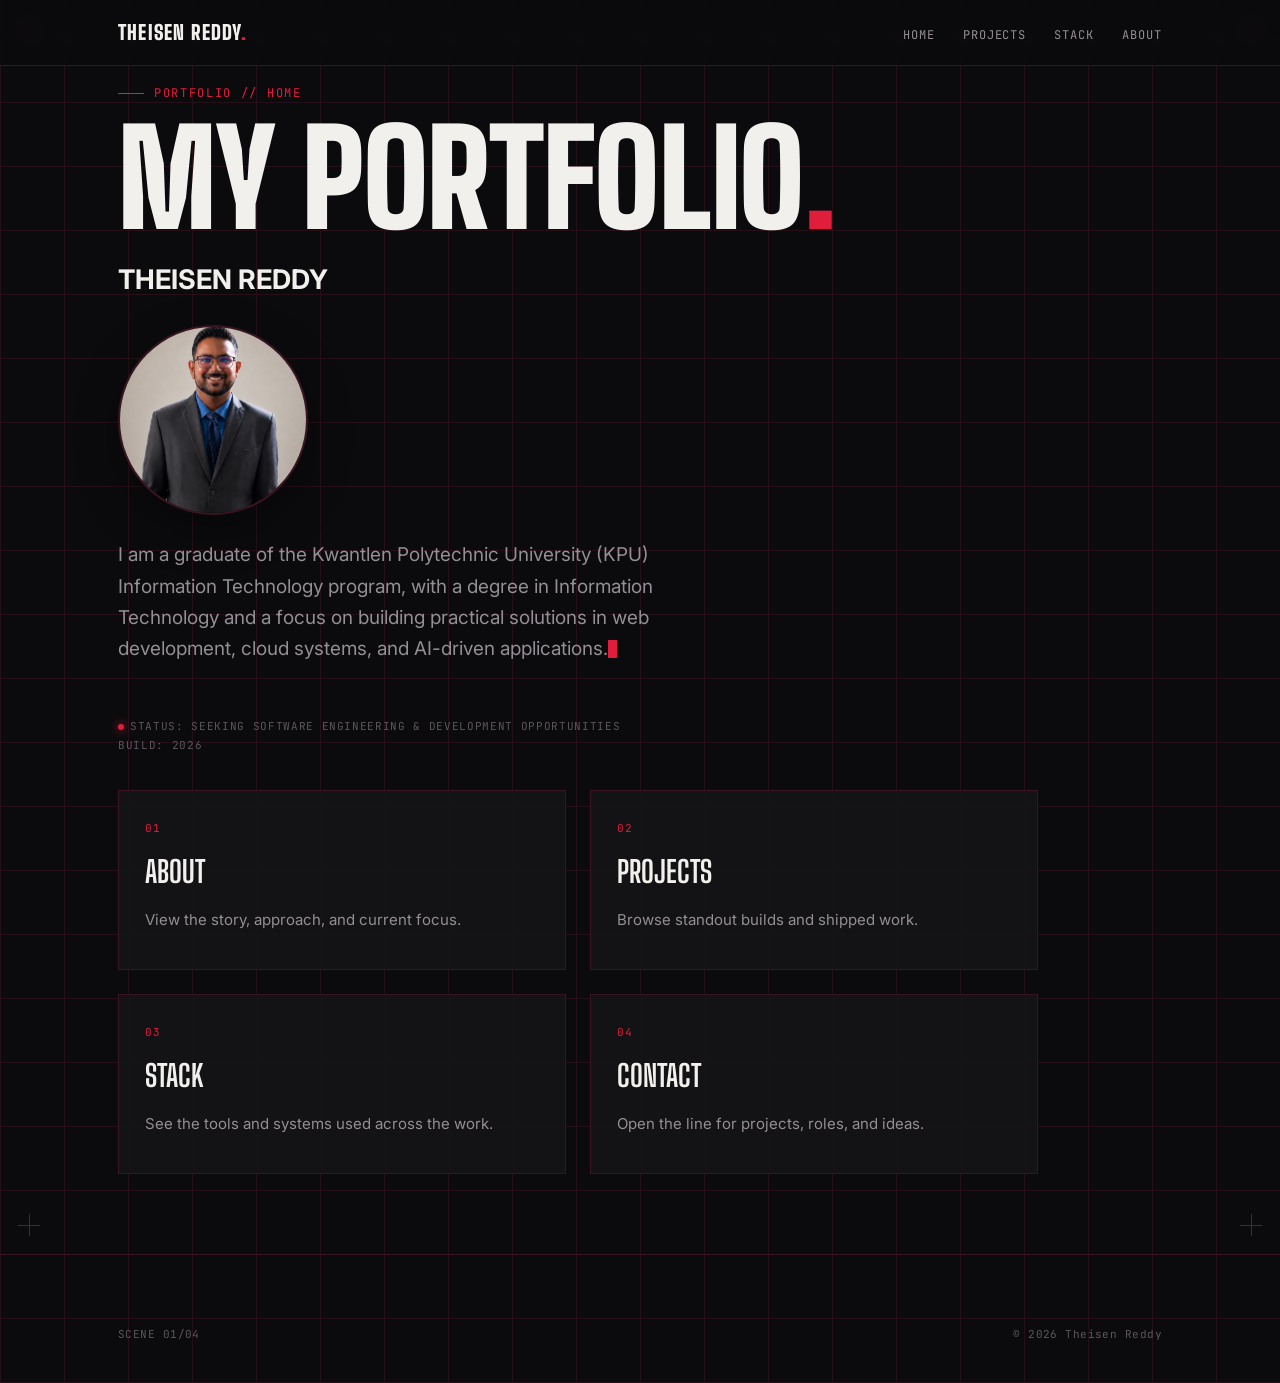
<file: index.html>
<!DOCTYPE html>
<html lang="en">
<head>
<meta charset="UTF-8">
<meta name="viewport" content="width=device-width, initial-scale=1.0">
<title>Theisen Reddy | Software Developer and IT Graduate</title>
<meta name="description"
      content="Theisen Reddy is a KPU graduate with a degree in Information Technology and a software developer specializing in web development, cloud systems, and AI-driven applications.">
<meta property="og:type" content="website">
<meta property="og:site_name" content="Theisen Reddy Portfolio">
<meta property="og:title" content="Theisen Reddy — Portfolio">
<meta property="og:description" content="Explore projects, stack, and background in web development, cloud systems, and AI-driven applications.">
<meta property="og:image" content="assets/projects/preview.png">
<meta property="og:image:alt" content="Portrait of Theisen Reddy">
<meta name="twitter:card" content="summary_large_image">
<meta name="twitter:title" content="Theisen Reddy — Portfolio">
<meta name="twitter:description" content="Explore projects, stack, and background in web development, cloud systems, and AI-driven applications.">
<meta name="twitter:image" content="assets/projects/preview.png">
<script type="application/ld+json">
{
  "@context": "https://schema.org",
  "@type": "Person",
  "name": "Theisen Reddy",
  "url": "https://theisenr.github.io/Portfolio-Website/",
  "jobTitle": "IT Graduate",
  "sameAs": [
    "https://www.linkedin.com/in/theisen-r/",
    "https://github.com/theisen-r"
  ]
}
</script>
<link rel="preconnect" href="https://fonts.googleapis.com">
<link rel="preconnect" href="https://fonts.gstatic.com" crossorigin>
<link href="https://fonts.googleapis.com/css2?family=Big+Shoulders+Display:wght@600;700;900&family=Inter:wght@400;500;600&family=JetBrains+Mono:wght@400;500&display=swap" rel="stylesheet">
<link rel="stylesheet" href="styles.css">
</head>
<body>

<header>
  <nav class="nav">
    <a href="index.html" class="brand">THEISEN REDDY<span>.</span></a>
    <ul class="navlinks" id="navlinks">
      <li><a href="index.html">Home</a></li>
      <li><a href="projects.html">Projects</a></li>
      <li><a href="stack.html">Stack</a></li>
      <li><a href="about.html">About</a></li>
    </ul>
    <button class="navtoggle" id="navtoggle" aria-label="Toggle menu" aria-expanded="false" aria-controls="navlinks">
      <span></span><span></span><span></span>
    </button>
  </nav>
</header>

<main id="top">
  <section class="hero landing-hero">
    <div class="reg tl"></div>
    <div class="reg tr"></div>
    <div class="reg bl"></div>
    <div class="reg br"></div>

    <div class="wrap hero-inner">
      <p class="eyebrow">Portfolio // Home</p>
      <div class="hero-content">
        <div class="hero-copy">
          <h1 class="title">MY PORTFOLIO<span class="accent">.</span></h1>
          <h2 class="title">THEISEN REDDY<span class="accent"></span></h2>
          <div class="lede-block">
            <div class="hero-photo-wrap">
              <img src="assets/projects/TR.png" alt="Theisen Reddy" class="hero-photo">
            </div>
            <p class="lede">I am a graduate of the Kwantlen Polytechnic University (KPU) Information Technology program, with a degree in Information Technology and a focus on building practical solutions in web development, cloud systems, and AI-driven applications.<span class="cursor"></span></p>
          </div>
        </div>
      </div>

      <div class="hero-stamp">
        <div><span class="dot"></span>STATUS: SEEKING SOFTWARE ENGINEERING & DEVELOPMENT OPPORTUNITIES</div>
        <div>BUILD: 2026</div>
      </div>

      <div class="landing-grid">
        <a class="landing-card" href="about.html">
          <span class="landing-k">01</span>
          <h3>About</h3>
          <p>View the story, approach, and current focus.</p>
        </a>
        <a class="landing-card" href="projects.html">
          <span class="landing-k">02</span>
          <h3>Projects</h3>
          <p>Browse standout builds and shipped work.</p>
        </a>
        <a class="landing-card" href="stack.html">
          <span class="landing-k">03</span>
          <h3>Stack</h3>
          <p>See the tools and systems used across the work.</p>
        </a>
        <a class="landing-card" href="about.html#reach-out">
          <span class="landing-k">04</span>
          <h3>Contact</h3>
          <p>Open the line for projects, roles, and ideas.</p>
        </a>
      </div>
    </div>
  </section>
</main>

<footer>
  <div class="wrap reveal">
    <div class="foot-row">
      <span>SCENE 01/04</span>
      <span>© 2026 Theisen Reddy</span>
    </div>
  </div>
</footer>

<script src="script.js"></script>
</body>
</html>
</file>
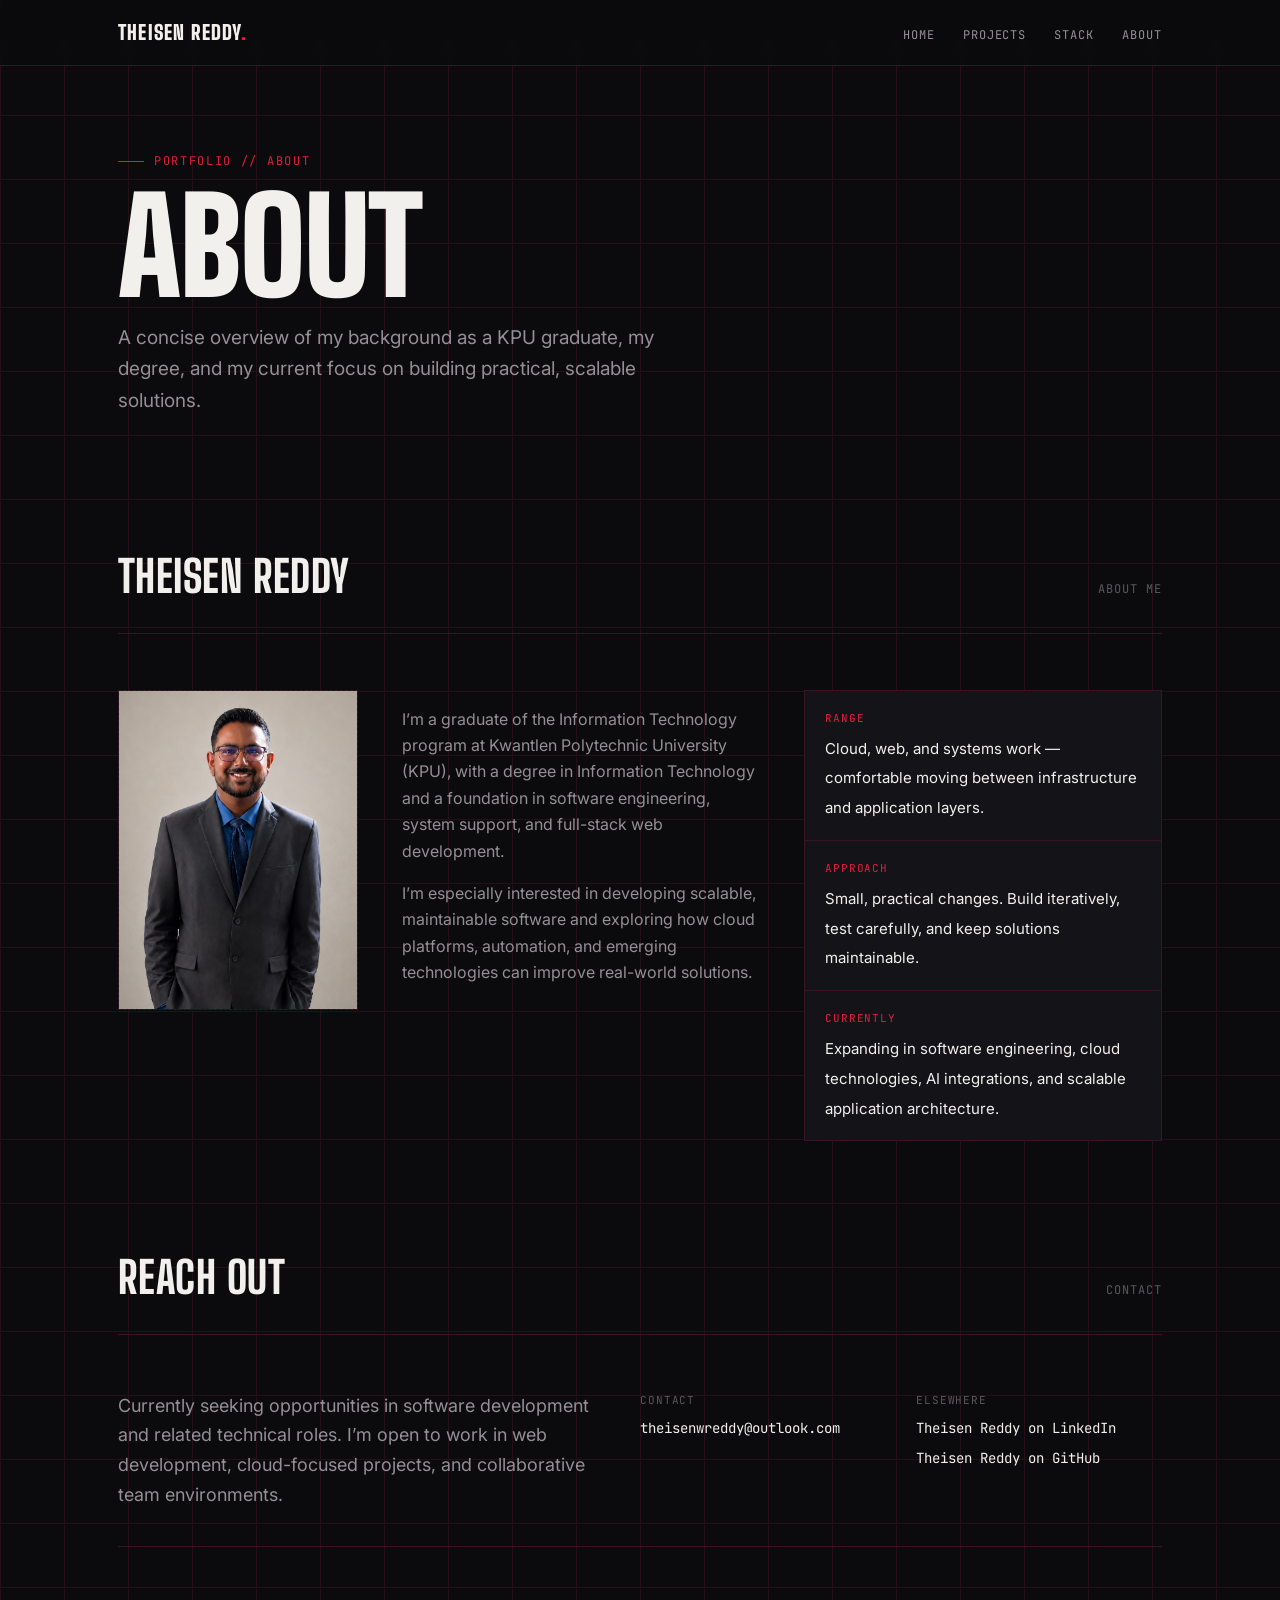
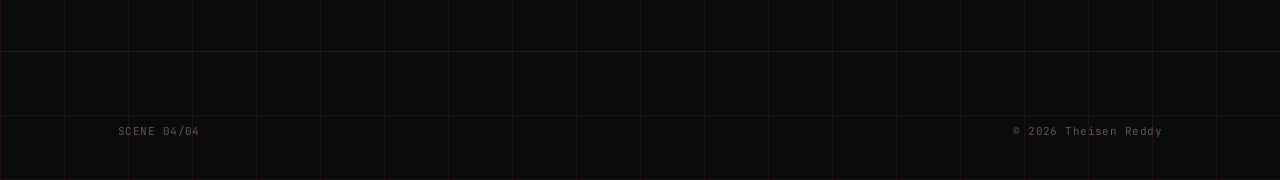
<file: about.html>
<!DOCTYPE html>
<html lang="en">
<head>
  <meta charset="UTF-8">
  <meta name="viewport" content="width=device-width, initial-scale=1.0">
  <title>Theisen Reddy |About</title>
  <meta name="description" content="About Theisen Reddy: background, engineering approach, and current focus in software engineering, cloud, and scalable applications.">
  <meta property="og:type" content="website">
  <meta property="og:site_name" content="Theisen Reddy Portfolio">
  <meta property="og:title" content="About — Theisen Reddy">
  <meta property="og:description" content="Background, approach, and current focus in software engineering, cloud technologies, and scalable applications.">
  <meta property="og:image" content="assets/projects/preview.png">
  <meta property="og:image:alt" content="Portrait of Theisen Reddy">
  <meta name="twitter:card" content="summary_large_image">
  <meta name="twitter:title" content="About — Theisen Reddy">
  <meta name="twitter:description" content="Background, approach, and current focus in software engineering, cloud technologies, and scalable applications.">
  <meta name="twitter:image" content="assets/projects/preview.png">
  <link rel="preconnect" href="https://fonts.googleapis.com">
  <link rel="preconnect" href="https://fonts.gstatic.com" crossorigin>
  <link href="https://fonts.googleapis.com/css2?family=Big+Shoulders+Display:wght@600;700;900&family=Inter:wght@400;500;600&family=JetBrains+Mono:wght@400;500&display=swap" rel="stylesheet">
  <link rel="stylesheet" href="styles.css">
</head>
<body>
<header>
  <nav class="nav">
    <a href="index.html" class="brand">THEISEN REDDY<span>.</span></a>
    <ul class="navlinks" id="navlinks">
      <li><a href="index.html">Home</a></li>
      <li><a href="projects.html">Projects</a></li>
      <li><a href="stack.html">Stack</a></li>
      <li><a href="about.html">About</a></li>
      
    </ul>
    <button class="navtoggle" id="navtoggle" aria-label="Toggle menu" aria-expanded="false" aria-controls="navlinks">
      <span></span><span></span><span></span>
    </button>
  </nav>
</header>

<main id="top">
  <section class="hero page-hero">
    <div class="wrap hero-inner">
      <p class="eyebrow">Portfolio // About</p>
      <h1 class="title">About</h1>
      <p class="lede">A concise overview of my background as a KPU graduate, my degree, and my current focus on building practical, scalable solutions.</p>
    </div>
  </section>

  <section class="page-shell">
    <div class="wrap reveal">
      <div class="sec-head">
        <h2>Theisen Reddy</h2>
        <span class="sec-tag">About me</span>
      </div>

      <div class="about-grid">
        <div>
          <div class="photo-frame">
            <img src="assets/projects/TR.png" alt="Picture of Theisen Reddy" class="photo">
          </div>
        </div>

        <div class="about-copy">
          <p>I’m a graduate of the Information Technology program at Kwantlen Polytechnic University (KPU), with a degree in Information Technology and a foundation in software engineering, system support, and full-stack web development.</p>
          <p>I’m especially interested in developing scalable, maintainable software and exploring how cloud platforms, automation, and emerging technologies can improve real-world solutions.</p>
         
        </div>

        <div class="modules">
          <div class="module">
            <span class="k">Range</span>
            <span class="v">Cloud, web, and systems work — comfortable moving between infrastructure and application layers.</span>
          </div>
          <div class="module">
            <span class="k">Approach</span>
            <span class="v">Small, practical changes. Build iteratively, test carefully, and keep solutions maintainable.</span>
          </div>
          <div class="module">
            <span class="k">Currently</span>
            <span class="v">Expanding in software engineering, cloud technologies, AI integrations, and scalable application architecture.</span>
          </div>
        </div>
      </div>
    </div>
  </section>

  <section class="page-shell" id="reach-out">
    <div class="wrap reveal">
      <div class="sec-head">
        <h2>Reach out</h2>
        <span class="sec-tag">Contact</span>
      </div>

      <div class="titleblock">
        <div>
          <p>Currently seeking opportunities in software development and related technical roles. I’m open to work in web development, cloud-focused projects, and collaborative team environments.</p>
        </div>
        <div class="tb-col">
          <span class="k">Contact</span>
          <a href="mailto:theisenwreddy@outlook.com">theisenwreddy@outlook.com</a>
        </div>
        <div class="tb-col">
          <span class="k">Elsewhere</span>
          <a href="https://www.linkedin.com/in/theisenreddy/">
  Theisen Reddy on LinkedIn
</a>

<a href="https://github.com/TheisenR">
  Theisen Reddy on GitHub
</a>
        </div>
      </div>
    </div>
  </section>
</main>

<footer id="contact">
  <div class="wrap reveal">
    <div class="foot-row">
      <span>SCENE 04/04</span>
      <span>© 2026 Theisen Reddy</span>
    </div>
  </div>
</footer>

<script src="script.js"></script>
</body>
</html>
</file>
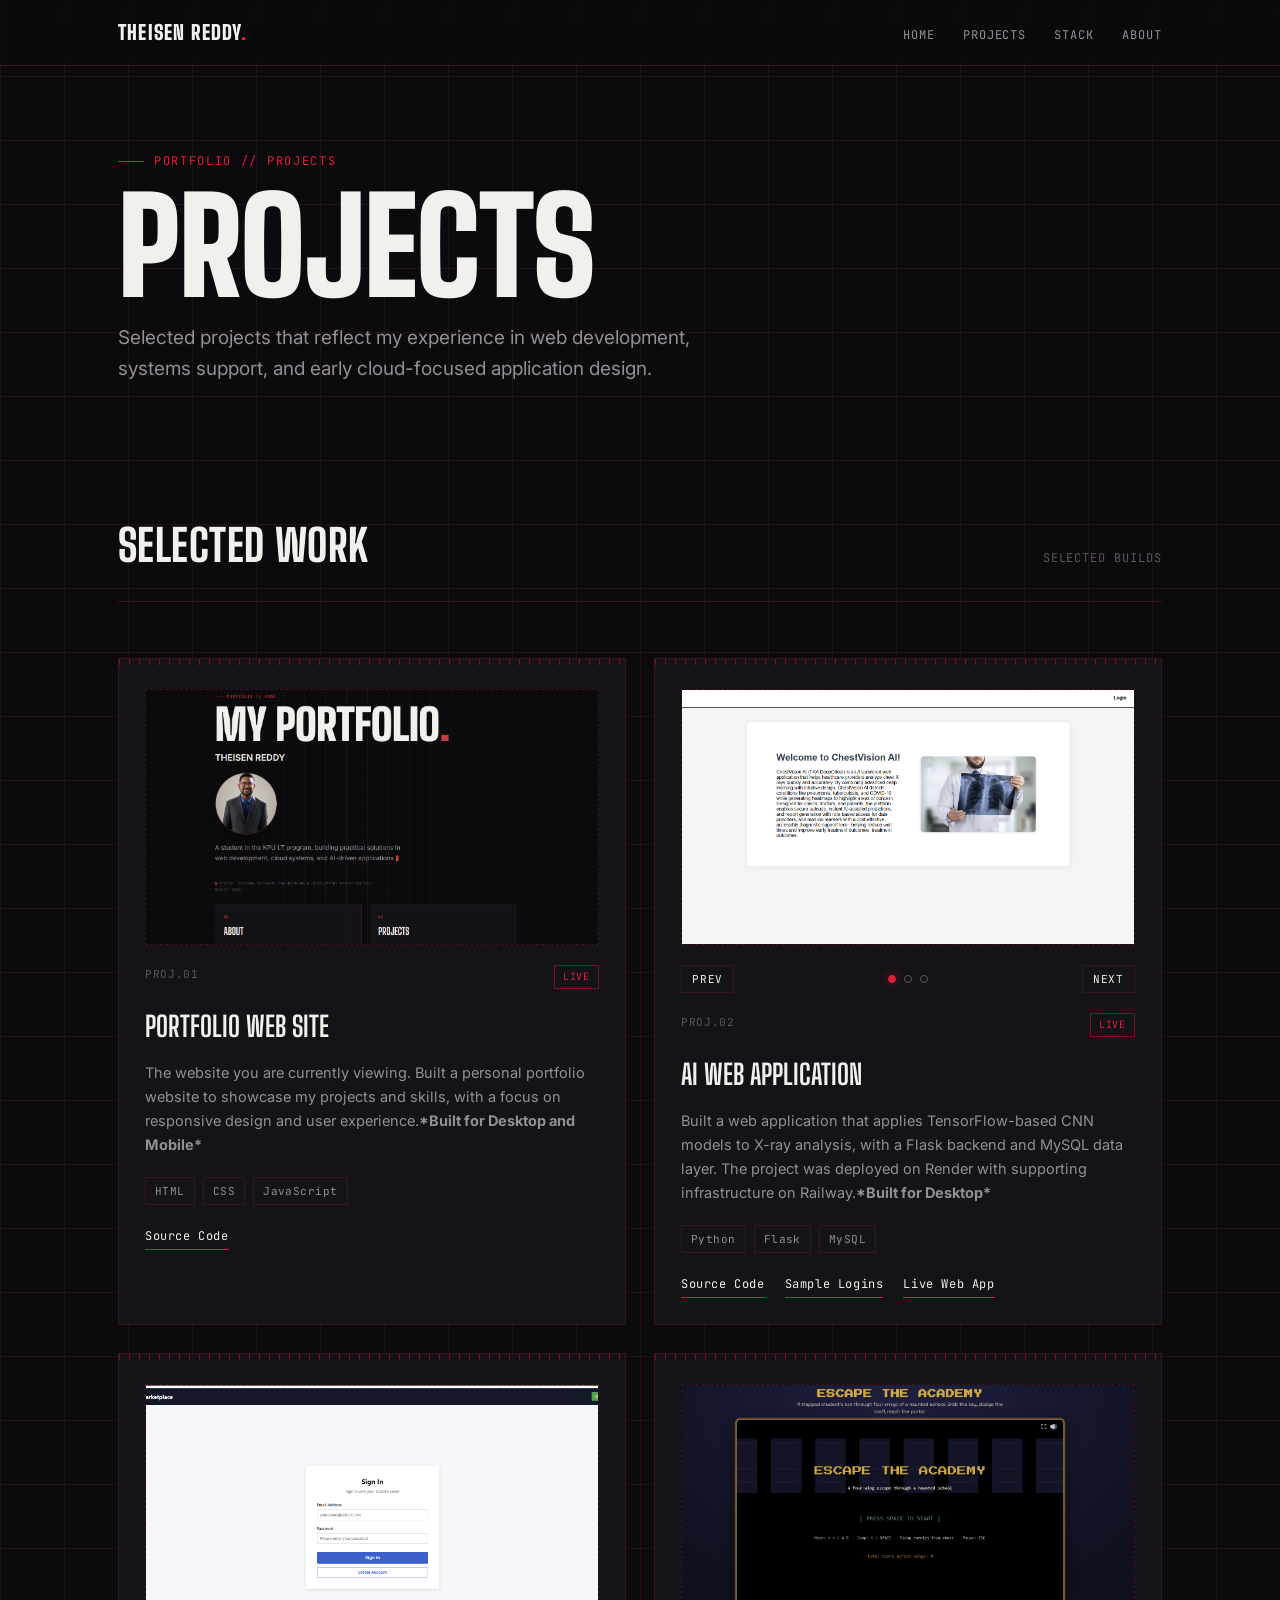
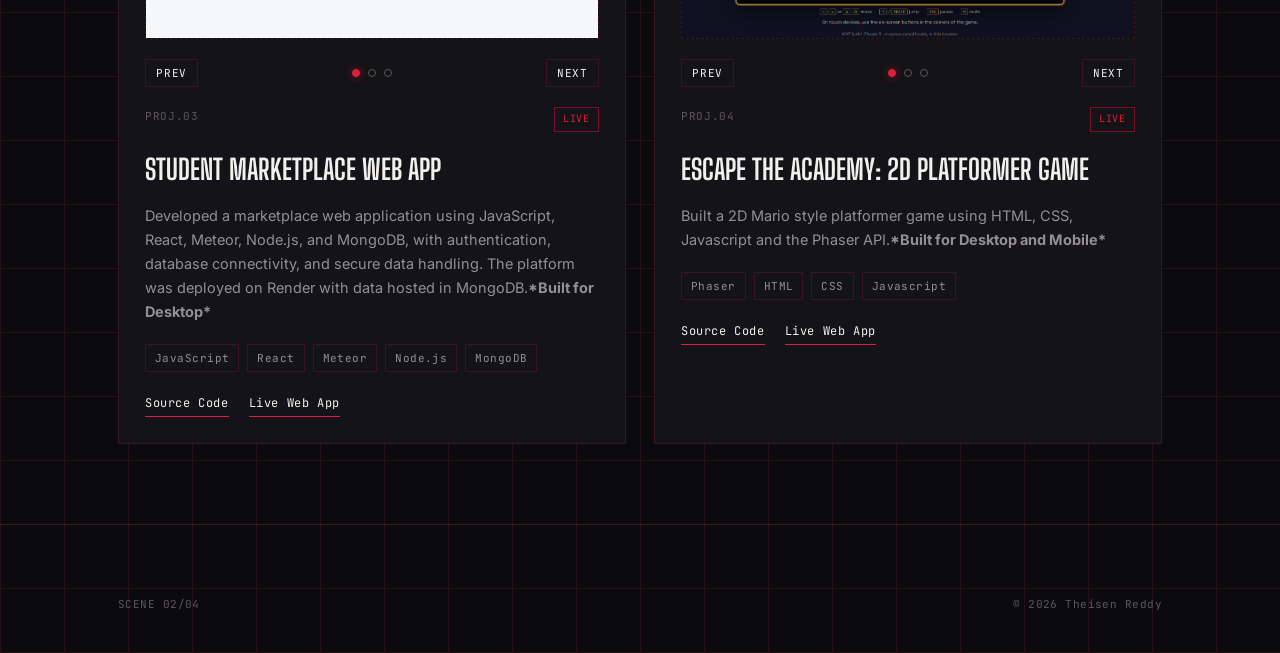
<file: projects.html>
<!DOCTYPE html>
<html lang="en">
<head>
  <meta charset="UTF-8">
  <meta name="viewport" content="width=device-width, initial-scale=1.0">
  <title>Theisen Reddy | Projects</title>
  <meta name="description" content="Selected software projects by Theisen Reddy across web development, systems support, and cloud-focused application design.">
  <meta property="og:type" content="website">
  <meta property="og:site_name" content="Theisen Reddy Portfolio">
  <meta property="og:title" content="Projects — Theisen Reddy">
  <meta property="og:description" content="Browse selected software projects in web development, systems support, and cloud-focused application design.">
  <meta property="og:image" content="assets/projects/preview.png">
  <meta property="og:image:alt" content="Portrait of Theisen Reddy">
  <meta name="twitter:card" content="summary_large_image">
  <meta name="twitter:title" content="Projects — Theisen Reddy">
  <meta name="twitter:description" content="Browse selected software projects in web development, systems support, and cloud-focused application design.">
  <meta name="twitter:image" content="assets/projects/preview.png">
  <link rel="preconnect" href="https://fonts.googleapis.com">
  <link rel="preconnect" href="https://fonts.gstatic.com" crossorigin>
  <link href="https://fonts.googleapis.com/css2?family=Big+Shoulders+Display:wght@600;700;900&family=Inter:wght@400;500;600&family=JetBrains+Mono:wght@400;500&display=swap" rel="stylesheet">
  <link rel="stylesheet" href="styles.css">
</head>
<body>
<header>
  <nav class="nav">
    <a href="index.html" class="brand">THEISEN REDDY<span>.</span></a>
    <ul class="navlinks" id="navlinks">
      <li><a href="index.html">Home</a></li>
      <li><a href="projects.html">Projects</a></li>
      <li><a href="stack.html">Stack</a></li>
      <li><a href="about.html">About</a></li>
    </ul>
    <button class="navtoggle" id="navtoggle" aria-label="Toggle menu" aria-expanded="false" aria-controls="navlinks">
      <span></span><span></span><span></span>
    </button>
  </nav>
</header>

<main id="top">
  <section class="hero page-hero">
    <div class="wrap hero-inner">
      <p class="eyebrow">Portfolio // Projects</p>
      <h1 class="title">Projects</h1>
      <p class="lede">Selected projects that reflect my experience in web development, systems support, and early cloud-focused application design.</p>
    </div>
  </section>

  <section class="page-shell">
    <div class="wrap reveal">
      <div class="sec-head">
        <h2>Selected work</h2>
        <span class="sec-tag">Selected builds</span>
      </div>

      <div class="projects">
         <article class="card">
          <div class="shot-carousel" data-carousel>
            <div class="shot-frame">
              <div class="shot-track" data-track>
                <img src="assets/projects/portfolio1.png" alt="This websites Homepage" class="active">
              </div>
            </div>
          </div>
          <div class="card-top">
            <span class="card-rev">PROJ.01</span>
            <span class="card-status">Live</span>
          </div>
          <h3>Portfolio Web Site</h3>
          <p>The website you are currently viewing. Built a personal portfolio website to showcase my projects and skills, with a focus on responsive design and user experience.<b>*Built for Desktop and Mobile*</b></p>
          <div class="tags">
            <span class="tag">HTML</span>
            <span class="tag">CSS</span>
            <span class="tag">JavaScript</span>
          </div>
          <div class="card-links">
            <a href="https://github.com/TheisenR/Portfolio-Website.git">Source Code</a>
          </div>
        </article>

        <article class="card">
          <div class="shot-carousel" data-carousel>
            <div class="shot-frame">
              <div class="shot-track" data-track>
                <img src="assets/projects/CVAI1.png" alt="AI Web Application login interface" class="active">
                <img src="assets/projects/CVAI2.png" alt="AI Web Application X-ray analysis screen">
                <img src="assets/projects/CVAI3.png" alt="AI Web Application model insights dashboard">
              </div>
            </div>
            <div class="shot-controls">
              <button type="button" class="shot-btn" data-action="prev" aria-label="Previous project image">Prev</button>
              <div class="shot-dots" data-dots aria-label="Project image selection"></div>
              <button type="button" class="shot-btn" data-action="next" aria-label="Next project image">Next</button>
            </div>
          </div>
          <div class="card-top">
            <span class="card-rev">PROJ.02</span>
            <span class="card-status">Live</span>
          </div>
          <h3>AI Web Application</h3>
          <p>Built a web application that applies TensorFlow-based CNN models to X-ray analysis, with a Flask backend and MySQL data layer. The project was deployed on Render with supporting infrastructure on Railway.<b>*Built for Desktop*</b></p>
          <div class="tags">
            <span class="tag">Python</span>
            <span class="tag">Flask</span>
            <span class="tag">MySQL</span>
          </div>
          <div class="card-links">
            <a href="https://github.com/TheisenR/Integration-Project-RespiScan.git">Source Code</a>
            <a href="https://github.com/TheisenR/Integration-Project-ChestVisionAI/blob/main/SAMPLE_LOGINS.txt">Sample Logins</a>
            <a href="https://deepchest.onrender.com">Live Web App</a>
          </div>
        </article>

        <article class="card">
          <div class="shot-carousel" data-carousel>
            <div class="shot-frame">
              <div class="shot-track" data-track>
                <img src="assets/projects/SM1.png" alt="Student Marketplace home listings screen" class="active">
                <img src="assets/projects/SM2.png" alt="Student Marketplace item detail page">
                <img src="assets/projects/SM3.png" alt="Student Marketplace account and activity dashboard">
              </div>
            </div>
            <div class="shot-controls">
              <button type="button" class="shot-btn" data-action="prev" aria-label="Previous project image">Prev</button>
              <div class="shot-dots" data-dots aria-label="Project image selection"></div>
              <button type="button" class="shot-btn" data-action="next" aria-label="Next project image">Next</button>
            </div>
          </div>
          <div class="card-top">
            <span class="card-rev">PROJ.03</span>
            <span class="card-status">Live</span>
          </div>
          <h3>Student Marketplace Web App</h3>
          <p>Developed a marketplace web application using JavaScript, React, Meteor, Node.js, and MongoDB, with authentication, database connectivity, and secure data handling. The platform was deployed on Render with data hosted in MongoDB.<b>*Built for Desktop*</b></p>
          <div class="tags">
            <span class="tag">JavaScript</span>
            <span class="tag">React</span>
            <span class="tag">Meteor</span>
            <span class="tag">Node.js</span>
            <span class="tag">MongoDB</span>
          </div>
          <div class="card-links">
            <a href="https://github.com/TheisenR/StudentMarketplace-ClassProject.git">Source Code</a>
            <a href="https://student-marketplace-bzg8.onrender.com">Live Web App</a>
          </div>
        </article>

        <article class="card">
          <div class="shot-carousel" data-carousel>
            <div class="shot-frame">
              <div class="shot-track" data-track>
                <img src="assets/projects/PG1.png" alt="Game Start Screen" class="active">
                <img src="assets/projects/PG2.png" alt="Game Level Select">
                <img src="assets/projects/PG3.png" alt="Inside Level One of the Game">
              </div>
            </div>
            <div class="shot-controls">
              <button type="button" class="shot-btn" data-action="prev" aria-label="Previous project image">Prev</button>
              <div class="shot-dots" data-dots aria-label="Project image selection"></div>
              <button type="button" class="shot-btn" data-action="next" aria-label="Next project image">Next</button>
            </div>
          </div>
          <div class="card-top">
            <span class="card-rev">PROJ.04</span>
            <span class="card-status">Live</span>
          </div>
          <h3>Escape The Academy: 2D Platformer game</h3>
          <p>Built a 2D Mario style platformer game using HTML, CSS, Javascript and the Phaser API.<b>*Built for Desktop and Mobile*</b></p>
          <div class="tags">
            <span class="tag">Phaser</span>
            <span class="tag">HTML</span>
            <span class="tag">CSS</span>
            <span class="tag">Javascript</span>
          </div>
          <div class="card-links">
            <a href="https://github.com/TheisenR/Platformer_Game.git">Source Code</a>
            <a href="https://theisenr.github.io/Platformer_Game/">Live Web App</a>
          </div>
        </article>
      </div>
    </div>
  </section>
</main>

<footer>
  <div class="wrap reveal">
    <div class="foot-row">
      <span>SCENE 02/04</span>
      <span>© 2026 Theisen Reddy</span>
    </div>
  </div>
</footer>

<script src="script.js"></script>
</body>
</html>
</file>
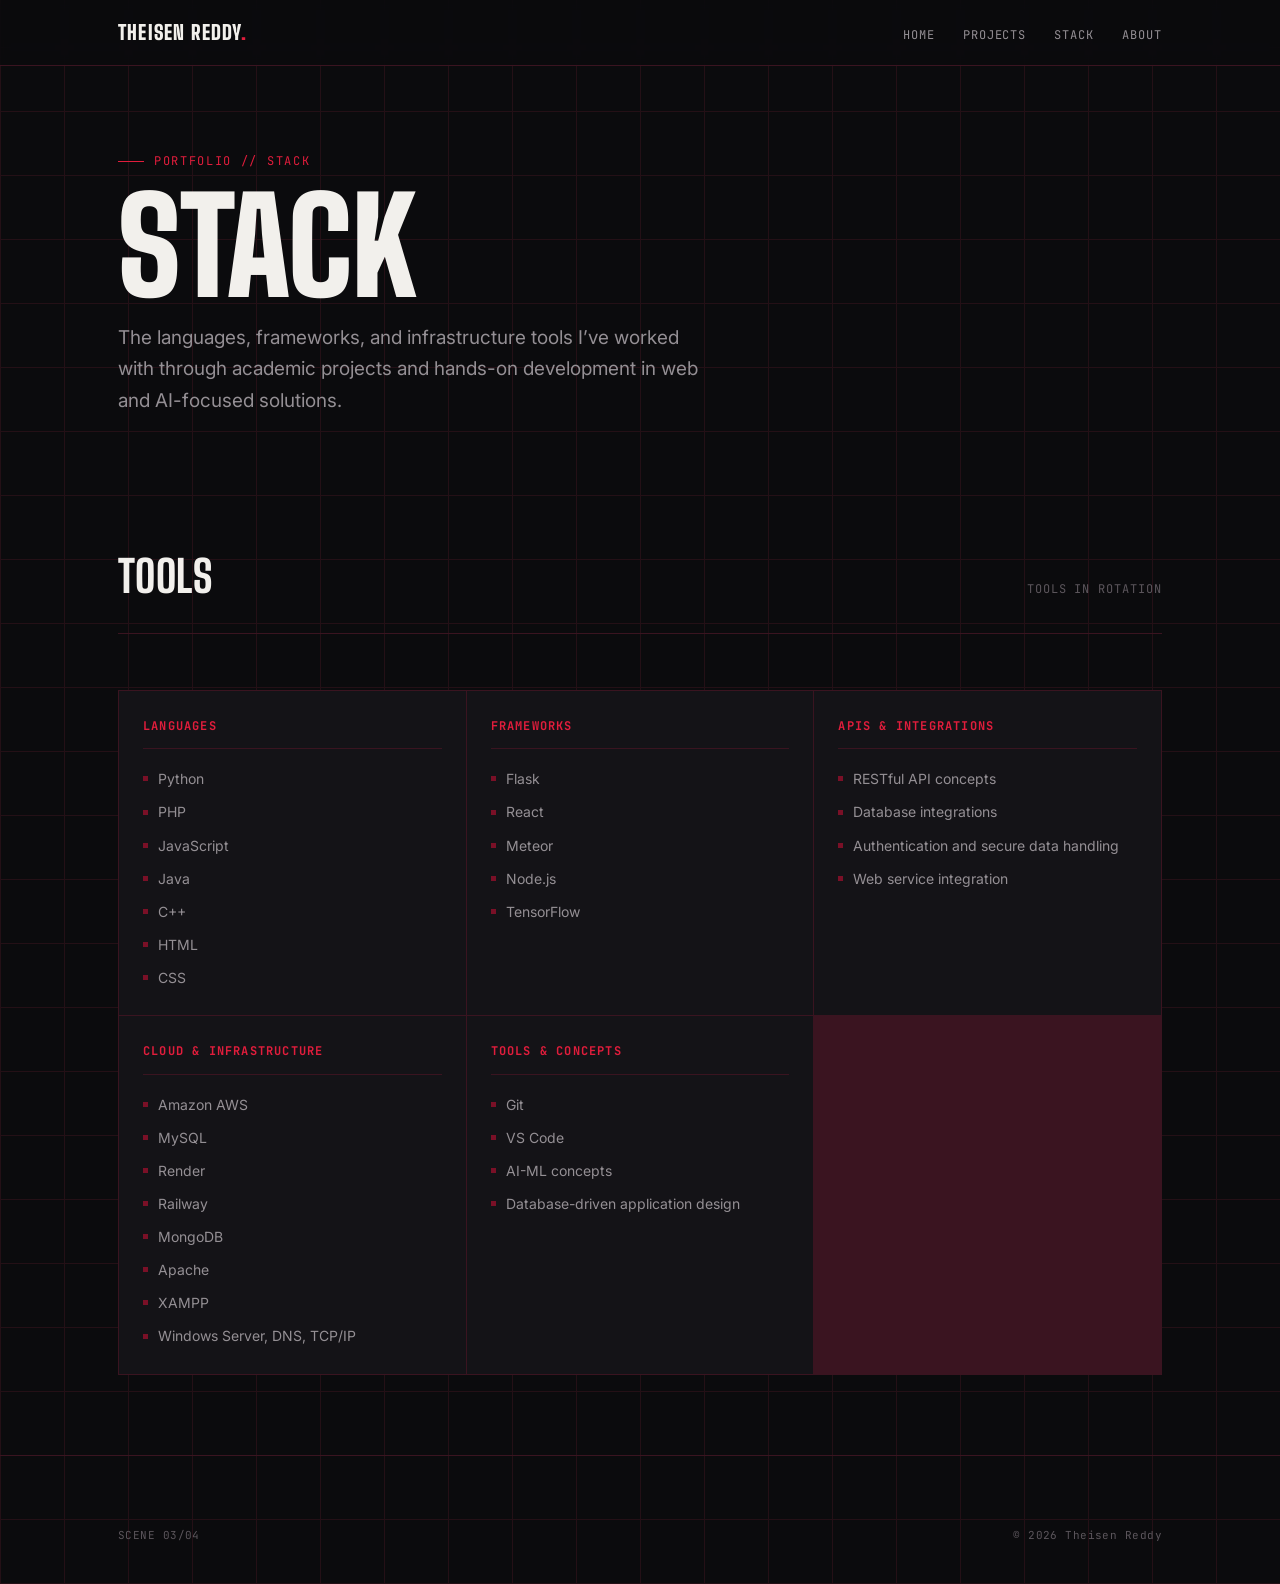
<file: stack.html>
<!DOCTYPE html>
<html lang="en">
<head>
  <meta charset="UTF-8">
  <meta name="viewport" content="width=device-width, initial-scale=1.0">
  <title>Theisen Reddy| Tech Stack</title>
  <meta name="description" content="Tech stack used by Theisen Reddy: languages, frameworks, APIs, cloud infrastructure, and development tools.">
  <meta property="og:type" content="website">
  <meta property="og:site_name" content="Theisen Reddy Portfolio">
  <meta property="og:title" content="Stack — Theisen Reddy">
  <meta property="og:description" content="Explore languages, frameworks, APIs, cloud infrastructure, and tools used across projects.">
  <meta property="og:image" content="assets/projects/preview.png">
  <meta property="og:image:alt" content="Portrait of Theisen Reddy">
  <meta name="twitter:card" content="summary_large_image">
  <meta name="twitter:title" content="Stack — Theisen Reddy">
  <meta name="twitter:description" content="Explore languages, frameworks, APIs, cloud infrastructure, and tools used across projects.">
  <meta name="twitter:image" content="assets/projects/preview.png">
  <link rel="preconnect" href="https://fonts.googleapis.com">
  <link rel="preconnect" href="https://fonts.gstatic.com" crossorigin>
  <link href="https://fonts.googleapis.com/css2?family=Big+Shoulders+Display:wght@600;700;900&family=Inter:wght@400;500;600&family=JetBrains+Mono:wght@400;500&display=swap" rel="stylesheet">
  <link rel="stylesheet" href="styles.css">
</head>
<body>
<header>
  <nav class="nav">
    <a href="index.html" class="brand">THEISEN REDDY<span>.</span></a>
    <ul class="navlinks" id="navlinks">
      <li><a href="index.html">Home</a></li>
      <li><a href="projects.html">Projects</a></li>
      <li><a href="stack.html">Stack</a></li>
      <li><a href="about.html">About</a></li>
    
    </ul>
    <button class="navtoggle" id="navtoggle" aria-label="Toggle menu" aria-expanded="false" aria-controls="navlinks">
      <span></span><span></span><span></span>
    </button>
  </nav>
</header>

<main id="top">
  <section class="hero page-hero">
    <div class="wrap hero-inner">
      <p class="eyebrow">Portfolio // Stack</p>
      <h1 class="title">Stack</h1>
      <p class="lede">The languages, frameworks, and infrastructure tools I’ve worked with through academic projects and hands-on development in web and AI-focused solutions.</p>
    </div>
  </section>

  <section class="page-shell">
    <div class="wrap reveal">
      <div class="sec-head">
        <h2>Tools</h2>
        <span class="sec-tag">Tools in rotation</span>
      </div>

      <div class="stack-grid">
        <div class="stack-panel">
          <h4>Languages</h4>
          <ul>
            <li>Python</li>
            <li>PHP</li>
            <li>JavaScript</li>
            <li>Java</li>
            <li>C++</li>
            <li>HTML</li>
            <li>CSS</li>
          </ul>
        </div>
        <div class="stack-panel">
          <h4>Frameworks</h4>
          <ul>
            <li>Flask</li>
            <li>React</li>
            <li>Meteor</li>
            <li>Node.js</li>
            <li>TensorFlow</li>
          </ul>
        </div>
        <div class="stack-panel">
          <h4>APIs &amp; Integrations</h4>
          <ul>
            <li>RESTful API concepts</li>
            <li>Database integrations</li>
            <li>Authentication and secure data handling</li>
            <li>Web service integration</li>
          </ul>
        </div>
        <div class="stack-panel">
          <h4>Cloud &amp; Infrastructure</h4>
          <ul>
            <li>Amazon AWS</li>
            <li>MySQL</li>
            <li>Render</li>
            <li>Railway</li>
            <li>MongoDB</li>
            <li>Apache</li>
            <li>XAMPP</li>
            <li>Windows Server, DNS, TCP/IP</li>
          </ul>
        </div>
        <div class="stack-panel">
          <h4>Tools &amp; Concepts</h4>
          <ul>
            <li>Git</li>
            <li>VS Code</li>
            <li>AI-ML concepts</li>
            <li>Database-driven application design</li>
          </ul>
        </div>
      </div>
    </div>
  </section>
</main>

<footer>
  <div class="wrap reveal">
    <div class="foot-row">
      <span>SCENE 03/04</span>
      <span>© 2026 Theisen Reddy</span>
    </div>
  </div>
</footer>

<script src="script.js"></script>
</body>
</html>
</file>
<file: styles.css>
:root{
  --bg:#0b0b0d;
  --bg-panel:#141317;
  --line:#241016;
  --line-strong:#3a1420;
  --red:#e11d3c;
  --red-dim:#7a1027;
  --white:#f2f0ec;
  --gray:#948f94;
  --gray-dim:#5c565c;
  --maxw:1100px;
}

*{box-sizing:border-box;}
html{scroll-behavior:smooth;}
img{max-width:100%; height:auto; display:block;}
body{
  margin:0;
  background:var(--bg);
  color:var(--white);
  font-family:'Inter',sans-serif;
  font-size:clamp(16px, 0.95vw + 0.95rem, 18px);
  line-height:1.65;
  background-image:
    repeating-linear-gradient(0deg, var(--line) 0px, var(--line) 1px, transparent 1px, transparent 64px),
    repeating-linear-gradient(90deg, var(--line) 0px, var(--line) 1px, transparent 1px, transparent 64px);
  overflow-x:hidden;
}

::selection{ background:var(--red); color:var(--bg); }

a{ color:inherit; }

.mono{ font-family:'JetBrains Mono',monospace; }

.wrap{
  width:min(100%, var(--maxw));
  max-width:var(--maxw);
  margin:0 auto;
  padding:0 28px;
}

/* ---------- corner registration marks ---------- */
.reg{
  position:absolute;
  width:22px;
  height:22px;
  pointer-events:none;
}
.reg::before, .reg::after{
  content:'';
  position:absolute;
  background:var(--red-dim);
}
.reg::before{ width:100%; height:1px; top:50%; left:0; }
.reg::after{ width:1px; height:100%; left:50%; top:0; }
.reg.tl{ top:18px; left:18px; }
.reg.tr{ top:18px; right:18px; }
.reg.bl{ bottom:18px; left:18px; }
.reg.br{ bottom:18px; right:18px; }

/* ---------- nav ---------- */
header{
  position:fixed;
  top:0; left:0; right:0;
  z-index:50;
  background:rgba(11,11,13,0.86);
  backdrop-filter:blur(6px);
  border-bottom:1px solid var(--line-strong);
}
.nav{
  position:relative;
  width:min(100%, var(--maxw));
  max-width:var(--maxw);
  margin:0 auto;
  padding:16px 28px;
  display:flex;
  align-items:center;
  justify-content:space-between;
  gap:16px;
  flex-wrap:wrap;
}
.brand{
  font-family:'Big Shoulders Display',sans-serif;
  font-weight:900;
  font-size:20px;
  letter-spacing:0.06em;
  text-decoration:none;
  color:var(--white);
}
.brand span{ color:var(--red); }
.navlinks{ display:flex; gap:28px; list-style:none; margin:0; padding:0; }
.navlinks a{
  font-family:'JetBrains Mono',monospace;
  font-size:12px;
  letter-spacing:0.08em;
  text-decoration:none;
  color:var(--gray);
  text-transform:uppercase;
  position:relative;
  padding-bottom:3px;
  transition:color .2s ease;
}
.navlinks a::after{
  content:'';
  position:absolute;
  left:0; bottom:0;
  width:0%;
  height:1px;
  background:var(--red);
  transition:width .25s ease;
}
.navlinks a:hover{ color:var(--white); }
.navlinks a:hover::after{ width:100%; }

.navtoggle{
  display:none;
  width:38px; height:38px;
  background:transparent;
  border:1px solid var(--line-strong);
  position:relative;
  cursor:pointer;
  padding:0;
}
.navtoggle span{
  position:absolute;
  left:9px; right:9px;
  height:1px;
  background:var(--white);
  transition:transform .2s ease, opacity .2s ease;
}
.navtoggle span:nth-child(1){ top:14px; }
.navtoggle span:nth-child(2){ top:19px; }
.navtoggle span:nth-child(3){ top:24px; }
.navtoggle.open span:nth-child(1){ transform:translateY(5px) rotate(45deg); }
.navtoggle.open span:nth-child(2){ opacity:0; }
.navtoggle.open span:nth-child(3){ transform:translateY(-5px) rotate(-45deg); }

/* ---------- hero ---------- */
.hero{
  position:relative;
  min-height:100vh;
  display:flex;
  flex-direction:column;
  justify-content:center;
  padding-top:72px;
  padding-bottom:40px;
  overflow:hidden;
}
.hero-inner{ position:relative; }
.hero-content{
  display:flex;
  align-items:flex-start;
  justify-content:space-between;
  gap:28px;
  margin-bottom:12px;
  flex-wrap:wrap;
}
.hero-copy{ flex:1 1 0; min-width:min(100%, 320px); }
.lede-block{
  display:flex;
  align-items:center;
  gap:24px;
  max-width:760px;
  flex-wrap:wrap;
}
.hero-photo-wrap{
  flex:0 0 190px;
  display:flex;
  justify-content:center;
}
.hero-photo{
  width:min(190px, 100%);
  aspect-ratio:1;
  object-fit:cover;
  object-position:center 20%;
  border-radius:50%;
  border:2px solid var(--line-strong);
  box-shadow:0 16px 44px rgba(0,0,0,0.35);
}
.eyebrow{
  font-family:'JetBrains Mono',monospace;
  font-size:12px;
  letter-spacing:0.14em;
  color:var(--red);
  text-transform:uppercase;
  display:flex;
  align-items:center;
  gap:10px;
  margin-bottom:16px;
}
.eyebrow::before{
  content:'';
  width:26px;
  height:1px;
  background:var(--red);
  display:inline-block;
}
h1.title{
  font-family:'Big Shoulders Display',sans-serif;
  font-weight:900;
  font-size:clamp(56px, 11vw, 132px);
  line-height:0.88;
  letter-spacing:-0.01em;
  margin:0 0 18px 0;
  text-transform:uppercase;
}
h1.title .accent{ color:var(--red); }
.lede{
  max-width:580px;
  font-size:clamp(17px, 1.25vw + 0.95rem, 19px);
  color:var(--gray);
  margin:0 0 24px 0;
  overflow-wrap:anywhere;
}
.cursor{
  display:inline-block;
  width:9px; height:18px;
  background:var(--red);
  vertical-align:-3px;
  animation:blink 1.1s steps(1) infinite;
}
@keyframes blink{ 50%{ opacity:0; } }

@media (max-width: 1024px){
  .hero-content{ gap:28px; }
  .hero-photo-wrap{ flex-basis:auto; }
}

@media (max-width: 860px){
  .hero{
    padding-top:64px;
    padding-bottom:20px;
  }
  .hero-content{
    flex-direction:column;
    align-items:flex-start;
    gap:20px;
  }
  .lede-block{
    flex-direction:column;
    align-items:flex-start;
  }
  .hero-photo-wrap{
    flex-basis:auto;
    width:100%;
  }
  .hero-photo{
    width:min(180px, 100%);
  }
}

.hero-stamp{
  position:absolute;
  right:0;
  bottom:-8px;
  text-align:right;
  font-family:'JetBrains Mono',monospace;
  font-size:11px;
  color:var(--gray-dim);
  letter-spacing:0.06em;
  line-height:1.8;
}
.hero-stamp .dot{
  display:inline-block;
  width:6px; height:6px;
  border-radius:50%;
  background:var(--red);
  margin-right:6px;
  box-shadow:0 0 8px var(--red);
}

.scrollcue{
  position:absolute;
  left:28px;
  bottom:40px;
  font-family:'JetBrains Mono',monospace;
  font-size:11px;
  color:var(--gray-dim);
  writing-mode:vertical-rl;
  letter-spacing:0.12em;
  display:flex;
  align-items:center;
  gap:10px;
}
.scrollcue::after{
  content:'';
  width:1px; height:44px;
  background:linear-gradient(var(--red), transparent);
}

/* ---------- section shell ---------- */
section{ position:relative; padding:120px 0; }
.sec-head{
  display:flex;
  align-items:baseline;
  justify-content:space-between;
  margin-bottom:56px;
  border-bottom:1px solid var(--line-strong);
  padding-bottom:20px;
  gap:20px;
  flex-wrap:wrap;
}
.sec-head h2{
  font-family:'Big Shoulders Display',sans-serif;
  font-weight:800;
  font-size:44px;
  text-transform:uppercase;
  margin:0;
  letter-spacing:0.01em;
}
.sec-tag{
  font-family:'JetBrains Mono',monospace;
  font-size:12px;
  color:var(--gray-dim);
  letter-spacing:0.08em;
  text-transform:uppercase;
}

.reveal{
  opacity:0;
  transform:translateY(18px);
  transition:opacity .6s ease, transform .6s ease;
}
.reveal.in{ opacity:1; transform:translateY(0); }

/* ---------- about ---------- */
.about-grid{
  display:grid;
  grid-template-columns:240px 1fr 1fr;
  gap:44px;
}
.photo-frame{
  position:relative;
  aspect-ratio:3 / 4;
  background:var(--bg-panel);
  border:1px dashed var(--line-strong);
  display:flex;
  align-items:center;
  justify-content:center;
  overflow:hidden;
}
.photo-frame img{
  width:100%; height:100%;
  object-fit:cover;
  object-position:center top;
  display:block;
}
.photo-frame .placeholder{
  text-align:center;
  font-family:'JetBrains Mono',monospace;
  font-size:11px;
  letter-spacing:0.06em;
  color:var(--gray-dim);
  text-transform:uppercase;
  line-height:1.8;
  padding:0 16px;
}
.photo-frame .placeholder .plus{
  display:block;
  font-size:20px;
  color:var(--red-dim);
  margin-bottom:6px;
}
.photo-cap{
  font-family:'JetBrains Mono',monospace;
  font-size:10px;
  letter-spacing:0.08em;
  color:var(--gray-dim);
  text-transform:uppercase;
  margin-top:10px;
  text-align:center;
}
.about-copy p{
  color:var(--gray);
  font-size:16px;
  max-width:52ch;
}
.about-copy .edit-me{
  color:var(--red-dim);
  font-family:'JetBrains Mono',monospace;
  font-size:11px;
  letter-spacing:0.06em;
  text-transform:uppercase;
  margin-top:10px;
  display:block;
}
.modules{ display:flex; flex-direction:column; gap:1px; background:var(--line-strong); border:1px solid var(--line-strong); }
.module{
  background:var(--bg-panel);
  padding:18px 20px;
}
.module .k{
  font-family:'JetBrains Mono',monospace;
  font-size:11px;
  color:var(--red);
  letter-spacing:0.08em;
  text-transform:uppercase;
  display:block;
  margin-bottom:6px;
}
.module .v{ font-size:15px; color:var(--white); }

/* ---------- projects ---------- */
.projects{ display:grid; grid-template-columns:1fr 1fr; gap:28px; }
.card{
  position:relative;
  background:var(--bg-panel);
  border:1px solid var(--line-strong);
  padding:30px 26px 26px;
  transition:transform .25s ease, border-color .25s ease;
}
.card:hover{ transform:translateY(-4px); border-color:var(--red-dim); }
.card::before{
  content:'';
  position:absolute;
  top:0; left:0; right:0;
  height:6px;
  background-image:repeating-linear-gradient(90deg, var(--red-dim) 0 1px, transparent 1px 10px);
}
.shot-frame{
  position:relative;
  aspect-ratio:16 / 9;
  background:var(--bg);
  border:1px dashed var(--line-strong);
  display:flex;
  align-items:center;
  justify-content:center;
  overflow:hidden;
  margin-bottom:20px;
}
.shot-frame img{
  width:100%; height:100%;
  object-fit:cover;
  display:block;
}
.shot-carousel{ margin-bottom:20px; }
.shot-track{
  width:100%;
  height:100%;
  position:relative;
}
.shot-track img{
  position:absolute;
  inset:0;
  opacity:0;
  transition:opacity .35s ease;
  cursor:zoom-in;
}
.shot-track img.active{ opacity:1; }
.shot-controls{
  display:flex;
  align-items:center;
  justify-content:space-between;
  gap:14px;
  margin-top:10px;
  flex-wrap:wrap;
}
.shot-btn{
  font-family:'JetBrains Mono',monospace;
  font-size:11px;
  letter-spacing:0.07em;
  text-transform:uppercase;
  color:var(--white);
  background:transparent;
  border:1px solid var(--line-strong);
  padding:6px 10px;
  cursor:pointer;
}
.shot-btn:hover{
  border-color:var(--red-dim);
  color:var(--red);
}
.shot-dots{
  display:flex;
  align-items:center;
  justify-content:center;
  gap:8px;
  flex:1;
}
.shot-dot{
  width:8px;
  height:8px;
  border-radius:50%;
  border:1px solid var(--gray-dim);
  background:transparent;
  cursor:pointer;
  padding:0;
}
.shot-dot.active{
  background:var(--red);
  border-color:var(--red);
  box-shadow:0 0 8px rgba(225,29,60,.5);
}

.lightbox{
  position:fixed;
  inset:0;
  z-index:100;
  background:rgba(0, 0, 0, .84);
  display:flex;
  align-items:center;
  justify-content:center;
  padding:22px;
  opacity:0;
  pointer-events:none;
  transition:opacity .2s ease;
}
.lightbox.open{
  opacity:1;
  pointer-events:auto;
}
.lightbox img{
  max-width:min(1200px, 92vw);
  max-height:88vh;
  width:auto;
  height:auto;
  border:1px solid var(--line-strong);
  box-shadow:0 24px 60px rgba(0, 0, 0, .5);
  background:var(--bg-panel);
}
.lightbox-close{
  position:absolute;
  top:16px;
  right:16px;
  font-family:'JetBrains Mono',monospace;
  font-size:11px;
  letter-spacing:0.08em;
  text-transform:uppercase;
  color:var(--white);
  background:transparent;
  border:1px solid var(--line-strong);
  padding:8px 10px;
  cursor:pointer;
}
.lightbox-close:hover{
  border-color:var(--red-dim);
  color:var(--red);
}
.lightbox-nav{
  position:absolute;
  top:50%;
  transform:translateY(-50%);
  font-family:'JetBrains Mono',monospace;
  font-size:11px;
  letter-spacing:0.08em;
  text-transform:uppercase;
  color:var(--white);
  background:rgba(11,11,13,.88);
  border:1px solid var(--line-strong);
  padding:10px 12px;
  cursor:pointer;
}
.lightbox-nav:hover{
  border-color:var(--red-dim);
  color:var(--red);
}
.lightbox-prev{ left:16px; }
.lightbox-next{ right:16px; }
.shot-frame .placeholder{
  text-align:center;
  font-family:'JetBrains Mono',monospace;
  font-size:11px;
  letter-spacing:0.06em;
  color:var(--gray-dim);
  text-transform:uppercase;
}
.card-top{
  display:flex;
  justify-content:space-between;
  align-items:flex-start;
  margin-bottom:14px;
}
.card-rev{
  font-family:'JetBrains Mono',monospace;
  font-size:11px;
  color:var(--gray-dim);
  letter-spacing:0.06em;
}
.card-status{
  font-family:'JetBrains Mono',monospace;
  font-size:10px;
  letter-spacing:0.08em;
  color:var(--red);
  border:1px solid var(--red-dim);
  padding:3px 8px;
  text-transform:uppercase;
}
.card h3{
  font-family:'Big Shoulders Display',sans-serif;
  font-weight:700;
  font-size:28px;
  text-transform:uppercase;
  margin:0 0 12px 0;
}
.card p{
  color:var(--gray);
  font-size:14.5px;
  margin:0 0 20px 0;
}
.tags{ display:flex; flex-wrap:wrap; gap:8px; margin-bottom:22px; }
.tag{
  font-family:'JetBrains Mono',monospace;
  font-size:11px;
  color:var(--gray);
  border:1px solid var(--line-strong);
  padding:4px 9px;
  letter-spacing:0.04em;
}
.card-links{ display:flex; gap:20px; }
.card-links{ flex-wrap:wrap; row-gap:10px; }
.card-links a{
  font-family:'JetBrains Mono',monospace;
  font-size:12px;
  text-decoration:none;
  color:var(--white);
  letter-spacing:0.05em;
  border-bottom:1px solid var(--red);
  padding-bottom:2px;
}
.card-links a:hover{ color:var(--red); }

/* ---------- stack ---------- */
.stack-grid{
  display:grid;
  grid-template-columns:repeat(3,1fr);
  gap:1px;
  background:var(--line-strong);
  border:1px solid var(--line-strong);
}
.stack-panel{ background:var(--bg-panel); padding:26px 24px; }
.stack-panel h4{
  font-family:'JetBrains Mono',monospace;
  font-size:12px;
  letter-spacing:0.1em;
  text-transform:uppercase;
  color:var(--red);
  margin:0 0 18px 0;
  padding-bottom:12px;
  border-bottom:1px solid var(--line-strong);
}
.stack-panel ul{ list-style:none; margin:0; padding:0; display:flex; flex-direction:column; gap:10px; }
.stack-panel li{
  font-size:14px;
  color:var(--gray);
  display:flex;
  align-items:center;
  gap:10px;
}
.stack-panel li::before{
  content:'';
  width:5px; height:5px;
  background:var(--red-dim);
  display:inline-block;
  flex-shrink:0;
}

/* ---------- landing / page scenes ---------- */
.landing-hero{ padding-bottom:80px; }
.landing-hero .hero-stamp{
  position:static;
  text-align:left;
  margin-top:28px;
}
.landing-grid{
  display:grid;
  grid-template-columns:repeat(2, minmax(0, 1fr));
  gap:24px;
  margin-top:34px;
  max-width:920px;
}
.landing-card{
  display:block;
  position:relative;
  padding:28px 26px;
  min-height:180px;
  background:rgba(20, 19, 23, 0.9);
  border:1px solid var(--line-strong);
  text-decoration:none;
  color:var(--white);
  transition:transform .2s ease, border-color .2s ease;
}
.landing-card:hover{
  transform:translateY(-3px);
  border-color:var(--red-dim);
}
.landing-k{
  display:block;
  font-family:'JetBrains Mono',monospace;
  font-size:11px;
  color:var(--red);
  letter-spacing:0.08em;
  margin-bottom:10px;
}
.landing-card h3{
  font-family:'Big Shoulders Display',sans-serif;
  font-weight:700;
  font-size:30px;
  margin:0 0 10px;
  text-transform:uppercase;
}
.landing-card p{
  margin:0;
  color:var(--gray);
  font-size:15px;
  line-height:1.7;
}
.page-hero{ min-height:auto; padding:140px 0 80px; }
.page-shell{ padding-top:20px; padding-bottom:80px; }

/* ---------- contact / footer ---------- */
footer{
  position:relative;
  border-top:1px solid var(--line-strong);
  padding:70px 0 40px;
}
.titleblock{
  display:grid;
  grid-template-columns:2fr 1fr 1fr;
  gap:30px;
  padding-bottom:36px;
  border-bottom:1px solid var(--line-strong);
  margin-bottom:24px;
}
.titleblock h2{
  font-family:'Big Shoulders Display',sans-serif;
  font-weight:800;
  font-size:40px;
  text-transform:uppercase;
  margin:0 0 14px 0;
}
.titleblock p{ color:var(--gray); max-width:44ch; margin:0; }
.tb-col .k{
  font-family:'JetBrains Mono',monospace;
  font-size:11px;
  color:var(--gray-dim);
  text-transform:uppercase;
  letter-spacing:0.08em;
  display:block;
  margin-bottom:8px;
}
.tb-col a{
  display:block;
  font-family:'JetBrains Mono',monospace;
  font-size:14px;
  text-decoration:none;
  color:var(--white);
  margin-bottom:6px;
  border-bottom:1px solid transparent;
  width:fit-content;
  overflow-wrap:anywhere;
}
.tb-col a:hover{ color:var(--red); border-bottom-color:var(--red); }
.foot-row{
  display:flex;
  justify-content:space-between;
  align-items:center;
  flex-wrap:wrap;
  gap:10px 16px;
  font-family:'JetBrains Mono',monospace;
  font-size:11px;
  color:var(--gray-dim);
  letter-spacing:0.04em;
}

a:focus-visible, button:focus-visible{
  outline:2px solid var(--red);
  outline-offset:3px;
}

@media (max-width:820px){
  .nav{ padding:14px 20px; }
  .navtoggle{ display:block; }
  .navlinks{
    display:none;
    position:absolute;
    top:100%; left:0; right:0;
    flex-direction:column;
    gap:0;
    background:var(--bg);
    border-bottom:1px solid var(--line-strong);
  }
  .navlinks.open{ display:flex; }
  .navlinks li{ border-top:1px solid var(--line-strong); }
  .navlinks a{ display:block; padding:16px 28px; }
  .navlinks a::after{ display:none; }

  .about-grid{ grid-template-columns:1fr; gap:32px; }
  .photo-frame{ width:180px; aspect-ratio:3/4; margin:0 auto; }
  .about-copy{ text-align:left; }

  .projects{ grid-template-columns:1fr; }
  .stack-grid{ grid-template-columns:1fr; }
  .titleblock{ grid-template-columns:1fr; }
  .hero-stamp{ position:static; text-align:left; margin-top:50px; }
  .landing-grid{ grid-template-columns:1fr; }

  section{ padding:80px 0; }
  .sec-head h2{ font-size:34px; }
  .wrap{ padding:0 20px; }
}

@media (max-width:480px){
  .hero{ padding-top:62px; padding-bottom:12px; }
  h1.title{ font-size:clamp(46px, 18vw, 64px); margin-bottom:18px; }
  .lede{ font-size:17px; }
  .page-hero{ padding:118px 0 56px; }
  .reg{ width:16px; height:16px; }
  .scrollcue{ display:none; }
  .card{ padding:22px 18px 20px; }
  .shot-controls{ gap:8px; }
  .shot-btn{ padding:6px 8px; }
  .titleblock{ gap:20px; }
  .lightbox-nav{
    top:auto;
    bottom:18px;
    transform:none;
    padding:8px 10px;
  }
  .lightbox-prev{ left:18px; }
  .lightbox-next{ right:18px; }
}

@media (prefers-reduced-motion:reduce){
  *{ animation:none !important; transition:none !important; }
  html{ scroll-behavior:auto; }
}
</file>
